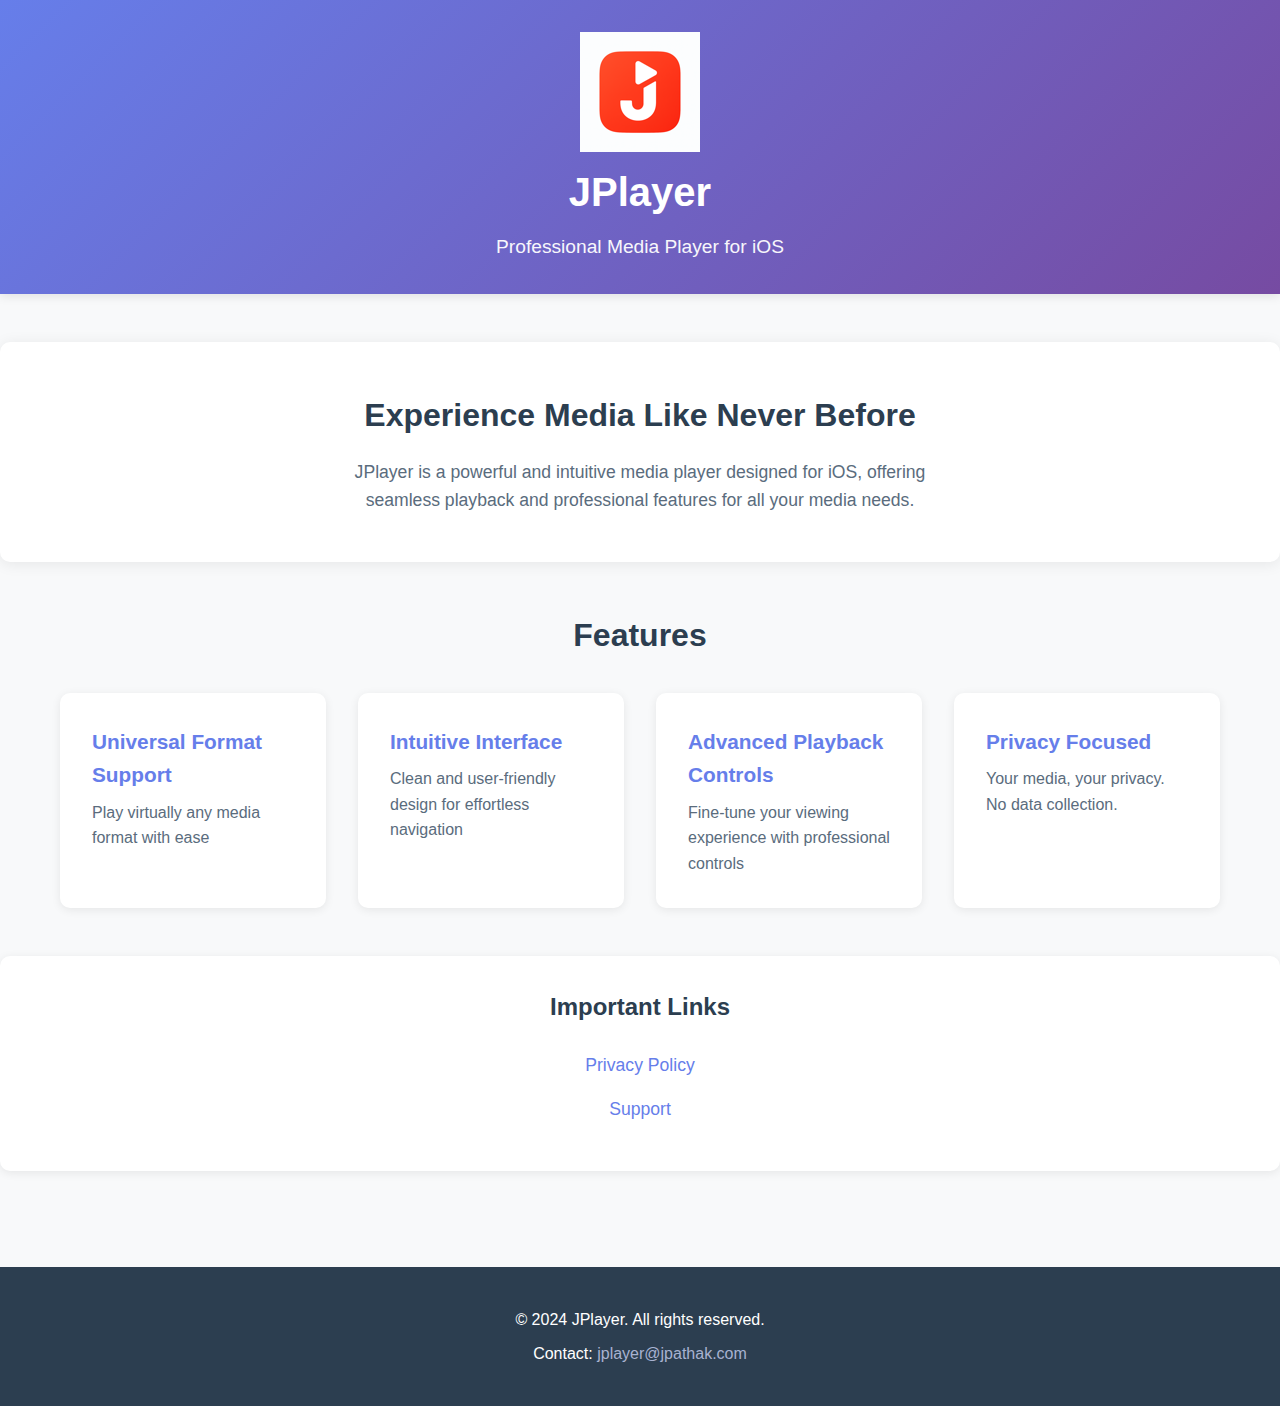
<file: index.html>
<!DOCTYPE html>
<html lang="en">
<head>
    <meta charset="UTF-8">
    <meta name="viewport" content="width=device-width, initial-scale=1.0">
    <title>JPlayer - Professional Media Player for iOS</title>
    
    <!-- Favicon -->
    <link rel="icon" type="image/png" href="assets/images/favicon.png">
    <link rel="icon" type="image/png" sizes="16x16" href="assets/images/favicon-16.png">
    <link rel="icon" type="image/png" sizes="32x32" href="assets/images/favicon-32.png">
    <link rel="apple-touch-icon" sizes="180x180" href="assets/images/icon-180.png">
    <link rel="apple-touch-icon" sizes="120x120" href="assets/images/icon-120.png">
    
    <!-- Open Graph / Social Media -->
    <meta property="og:title" content="JPlayer - Professional Media Player for iOS">
    <meta property="og:description" content="Experience media like never before with JPlayer's advanced features and intuitive interface">
    <meta property="og:image" content="assets/images/icon-1024.png">
    <meta property="og:type" content="website">
    
    <link rel="stylesheet" href="styles.css">
</head>
<body>
    <header>
        <div class="container">
            <div class="header-content">
                <img src="assets/images/icon-120.png" alt="JPlayer Logo" class="app-icon">
                <div>
                    <h1>JPlayer</h1>
                    <p class="tagline">Professional Media Player for iOS</p>
                </div>
            </div>
        </div>
    </header>

    <main>
        <section class="hero">
            <div class="container">
                <h2>Experience Media Like Never Before</h2>
                <p>JPlayer is a powerful and intuitive media player designed for iOS, offering seamless playback and professional features for all your media needs.</p>
            </div>
        </section>

        <section class="features">
            <div class="container">
                <h2>Features</h2>
                <div class="feature-grid">
                    <div class="feature">
                        <h3>Universal Format Support</h3>
                        <p>Play virtually any media format with ease</p>
                    </div>
                    <div class="feature">
                        <h3>Intuitive Interface</h3>
                        <p>Clean and user-friendly design for effortless navigation</p>
                    </div>
                    <div class="feature">
                        <h3>Advanced Playback Controls</h3>
                        <p>Fine-tune your viewing experience with professional controls</p>
                    </div>
                    <div class="feature">
                        <h3>Privacy Focused</h3>
                        <p>Your media, your privacy. No data collection.</p>
                    </div>
                </div>
            </div>
        </section>

        <section class="links">
            <div class="container">
                <h2>Important Links</h2>
                <ul>
                    <li><a href="privacy.html">Privacy Policy</a></li>
                    <li><a href="support.html">Support</a></li>
                </ul>
            </div>
        </section>
    </main>

    <footer>
        <div class="container">
            <p>&copy; 2024 JPlayer. All rights reserved.</p>
            <p>Contact: <a href="mailto:jplayer@jpathak.com">jplayer@jpathak.com</a></p>
        </div>
    </footer>
</body>
</html>
</file>
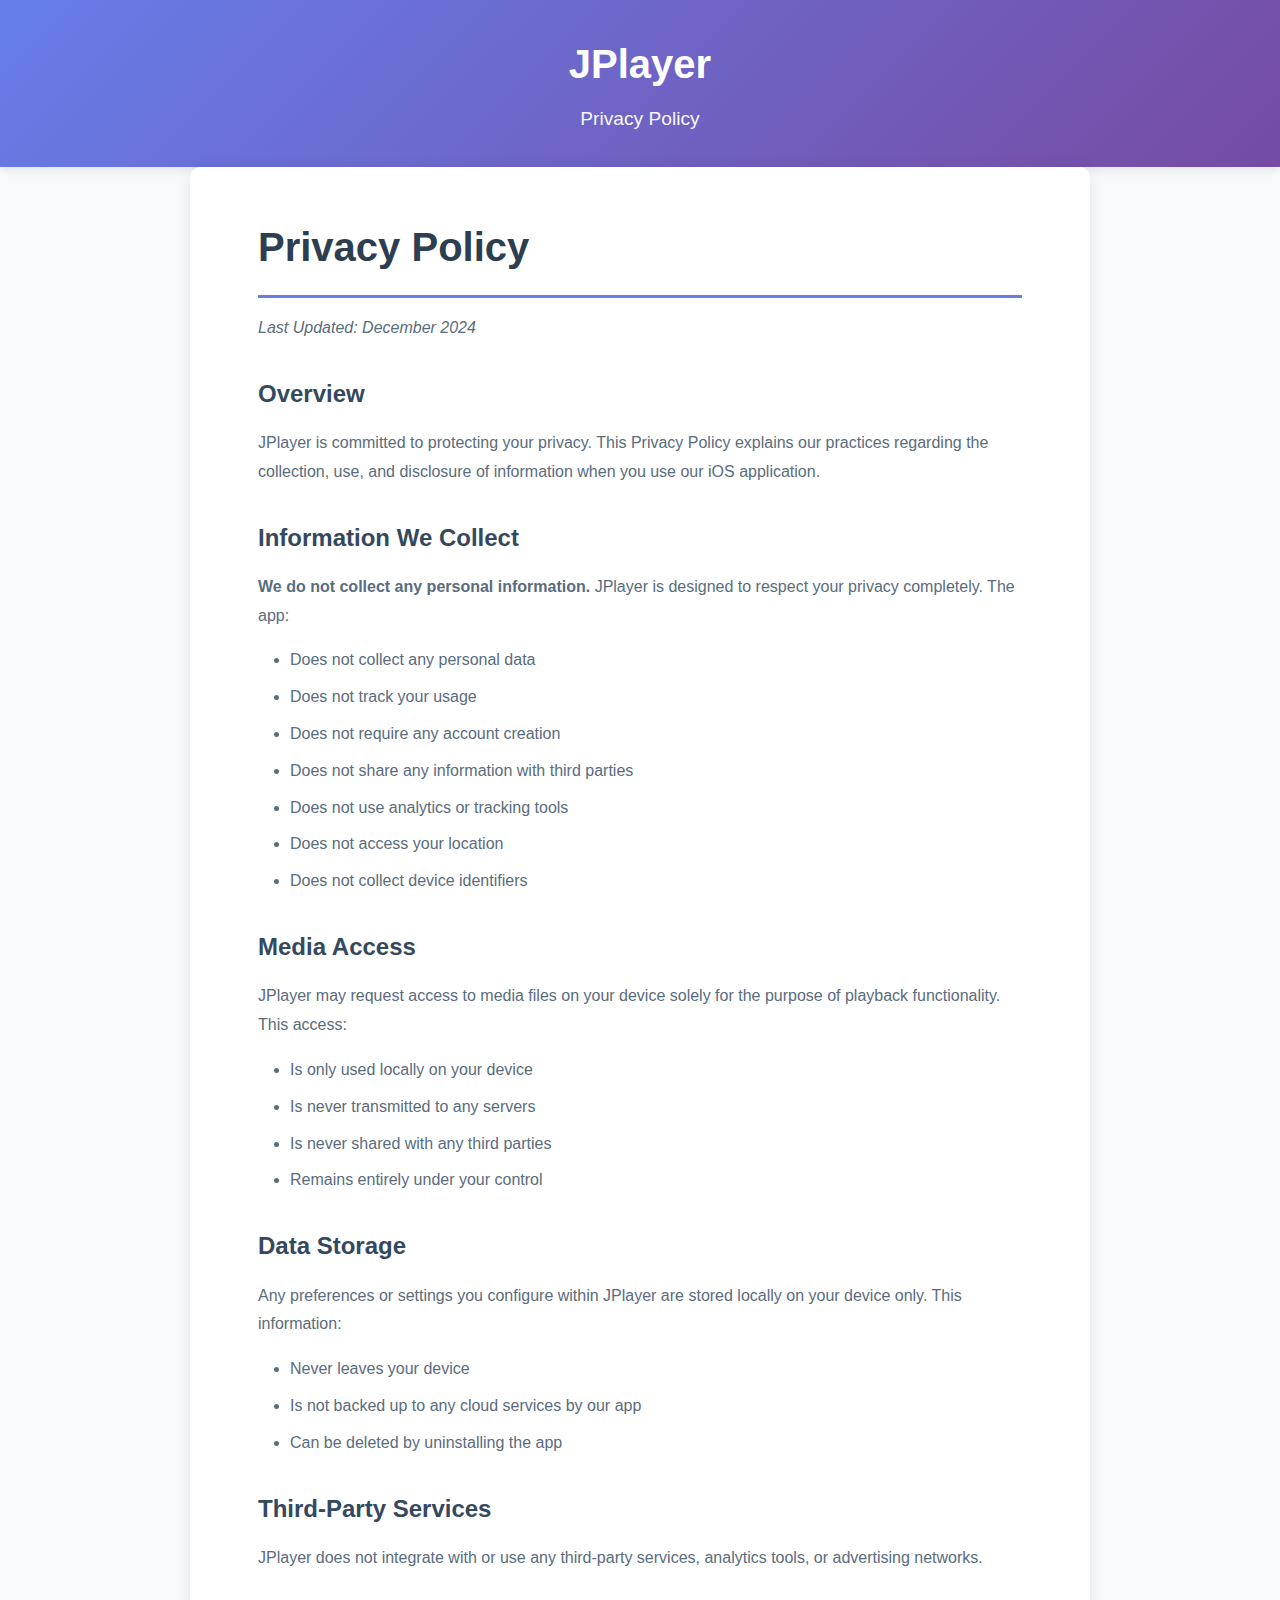
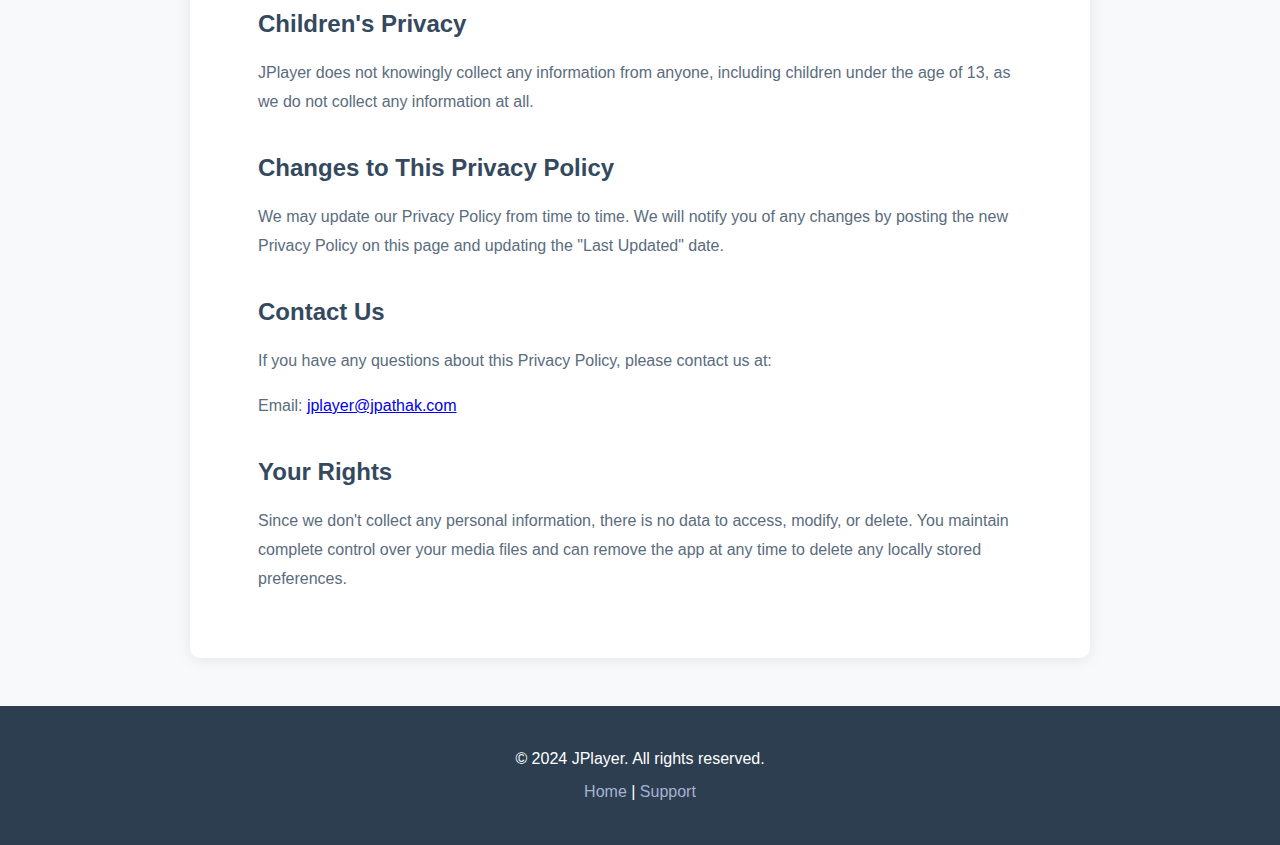
<file: privacy.html>
<!DOCTYPE html>
<html lang="en">
<head>
    <meta charset="UTF-8">
    <meta name="viewport" content="width=device-width, initial-scale=1.0">
    <title>Privacy Policy - JPlayer</title>
    <link rel="stylesheet" href="styles.css">
</head>
<body>
    <header>
        <div class="container">
            <h1><a href="index.html">JPlayer</a></h1>
            <p class="tagline">Privacy Policy</p>
        </div>
    </header>

    <main class="policy-content">
        <div class="container">
            <h2>Privacy Policy</h2>
            <p class="last-updated">Last Updated: December 2024</p>

            <section>
                <h3>Overview</h3>
                <p>JPlayer is committed to protecting your privacy. This Privacy Policy explains our practices regarding the collection, use, and disclosure of information when you use our iOS application.</p>
            </section>

            <section>
                <h3>Information We Collect</h3>
                <p><strong>We do not collect any personal information.</strong> JPlayer is designed to respect your privacy completely. The app:</p>
                <ul>
                    <li>Does not collect any personal data</li>
                    <li>Does not track your usage</li>
                    <li>Does not require any account creation</li>
                    <li>Does not share any information with third parties</li>
                    <li>Does not use analytics or tracking tools</li>
                    <li>Does not access your location</li>
                    <li>Does not collect device identifiers</li>
                </ul>
            </section>

            <section>
                <h3>Media Access</h3>
                <p>JPlayer may request access to media files on your device solely for the purpose of playback functionality. This access:</p>
                <ul>
                    <li>Is only used locally on your device</li>
                    <li>Is never transmitted to any servers</li>
                    <li>Is never shared with any third parties</li>
                    <li>Remains entirely under your control</li>
                </ul>
            </section>

            <section>
                <h3>Data Storage</h3>
                <p>Any preferences or settings you configure within JPlayer are stored locally on your device only. This information:</p>
                <ul>
                    <li>Never leaves your device</li>
                    <li>Is not backed up to any cloud services by our app</li>
                    <li>Can be deleted by uninstalling the app</li>
                </ul>
            </section>

            <section>
                <h3>Third-Party Services</h3>
                <p>JPlayer does not integrate with or use any third-party services, analytics tools, or advertising networks.</p>
            </section>

            <section>
                <h3>Children's Privacy</h3>
                <p>JPlayer does not knowingly collect any information from anyone, including children under the age of 13, as we do not collect any information at all.</p>
            </section>

            <section>
                <h3>Changes to This Privacy Policy</h3>
                <p>We may update our Privacy Policy from time to time. We will notify you of any changes by posting the new Privacy Policy on this page and updating the "Last Updated" date.</p>
            </section>

            <section>
                <h3>Contact Us</h3>
                <p>If you have any questions about this Privacy Policy, please contact us at:</p>
                <p>Email: <a href="mailto:jplayer@jpathak.com">jplayer@jpathak.com</a></p>
            </section>

            <section>
                <h3>Your Rights</h3>
                <p>Since we don't collect any personal information, there is no data to access, modify, or delete. You maintain complete control over your media files and can remove the app at any time to delete any locally stored preferences.</p>
            </section>
        </div>
    </main>

    <footer>
        <div class="container">
            <p>&copy; 2024 JPlayer. All rights reserved.</p>
            <p><a href="index.html">Home</a> | <a href="support.html">Support</a></p>
        </div>
    </footer>
</body>
</html>
</file>
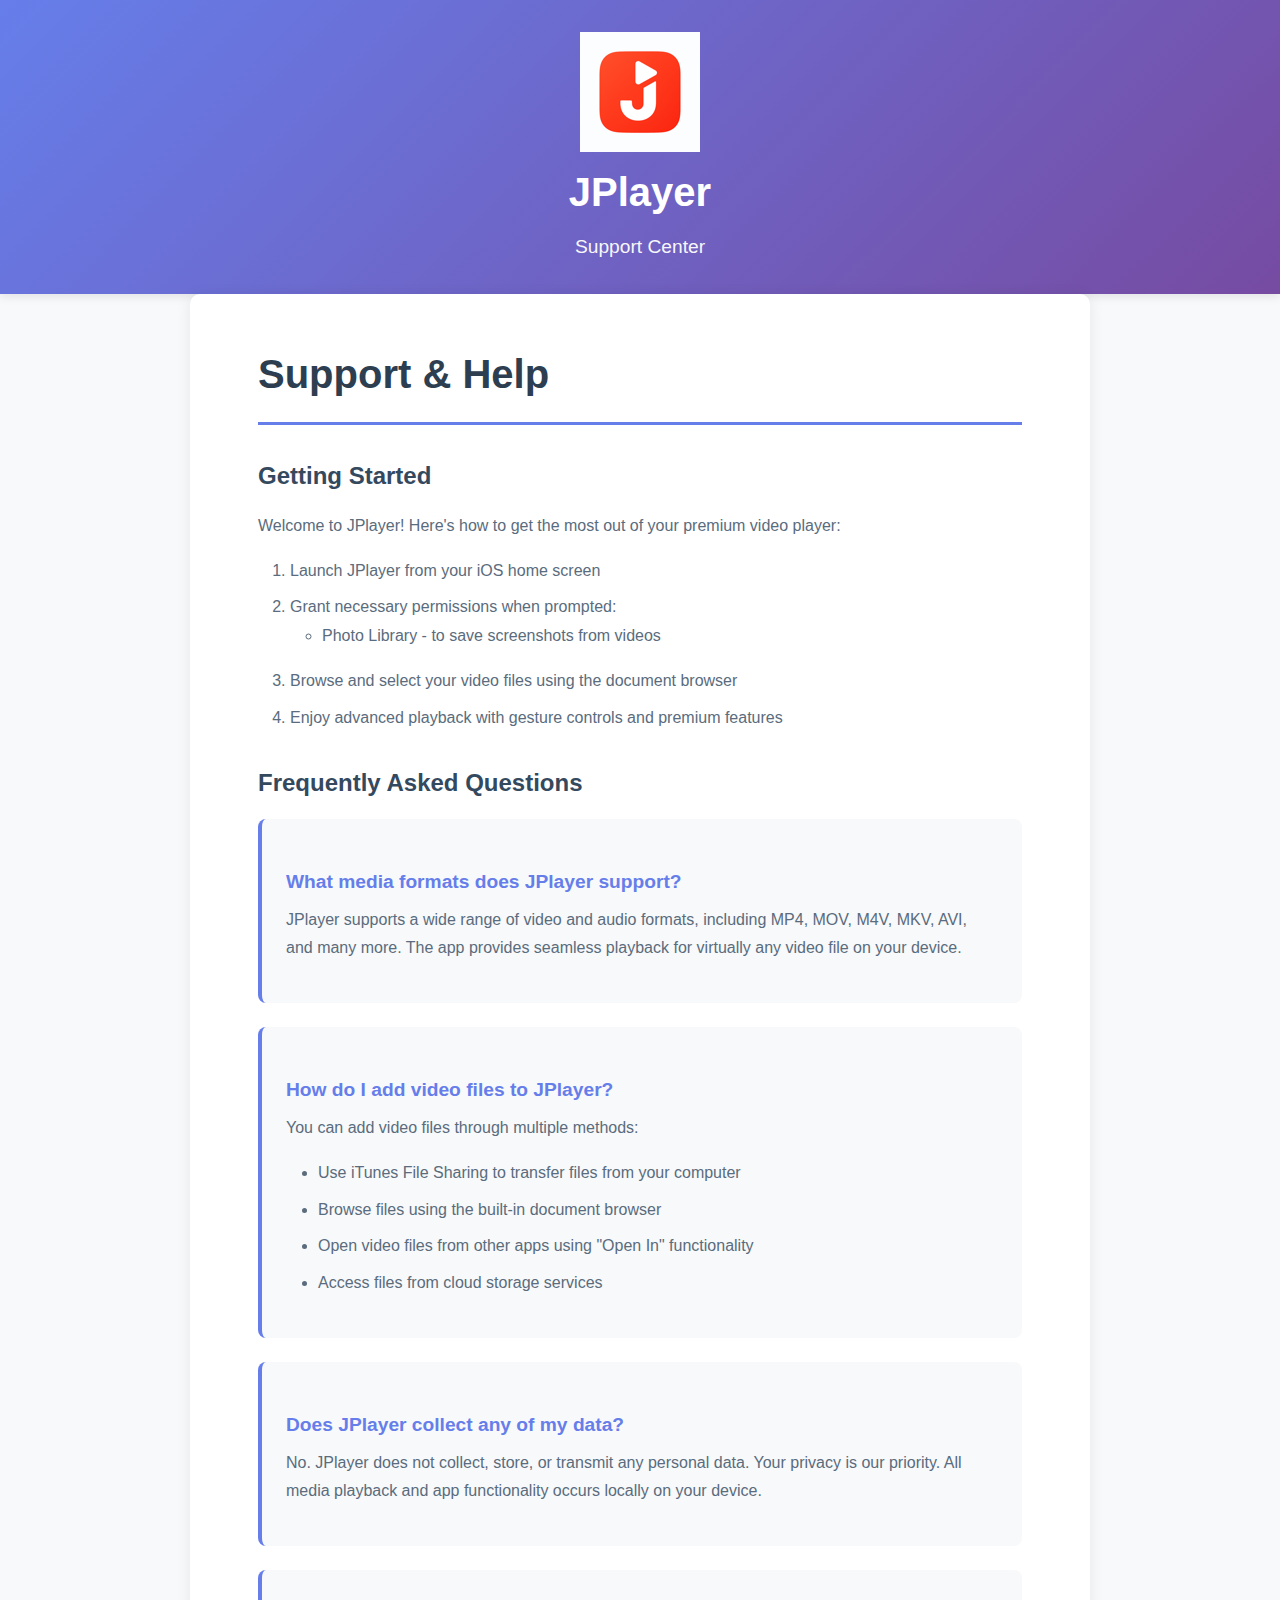
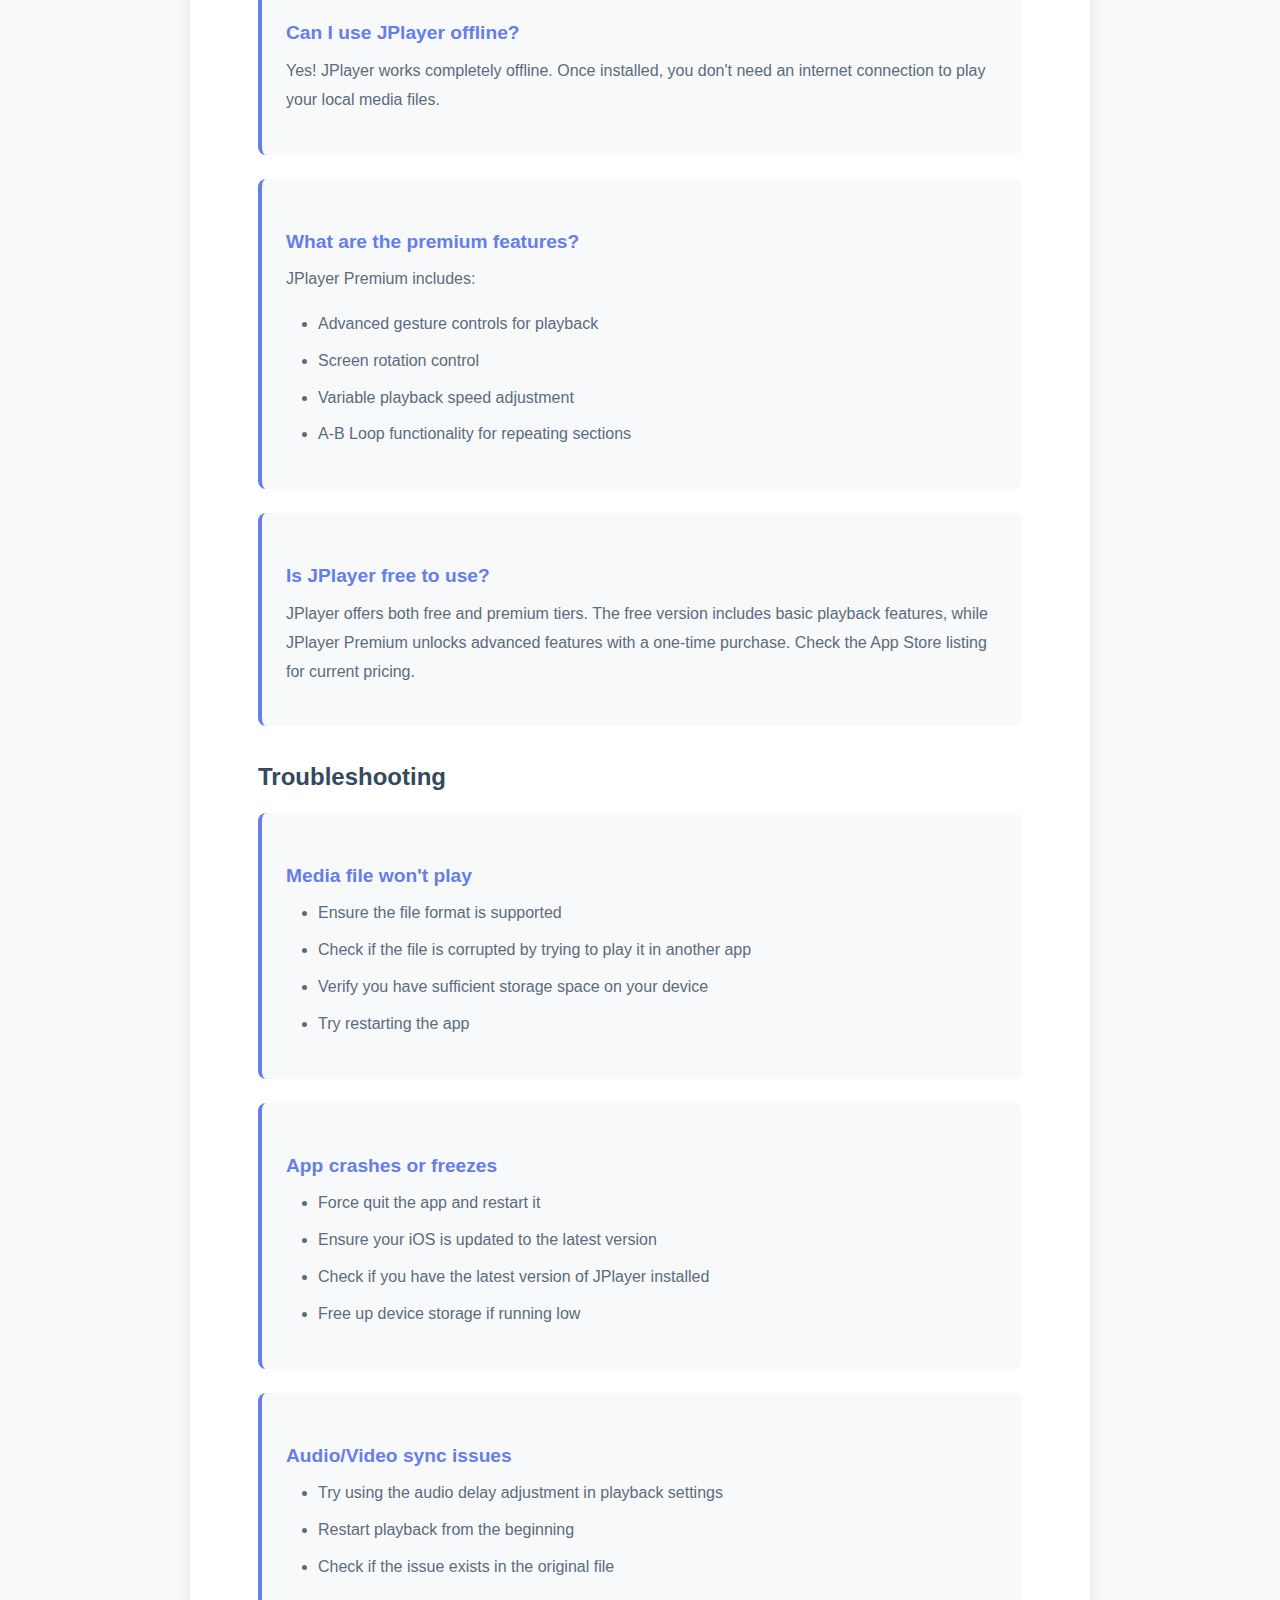
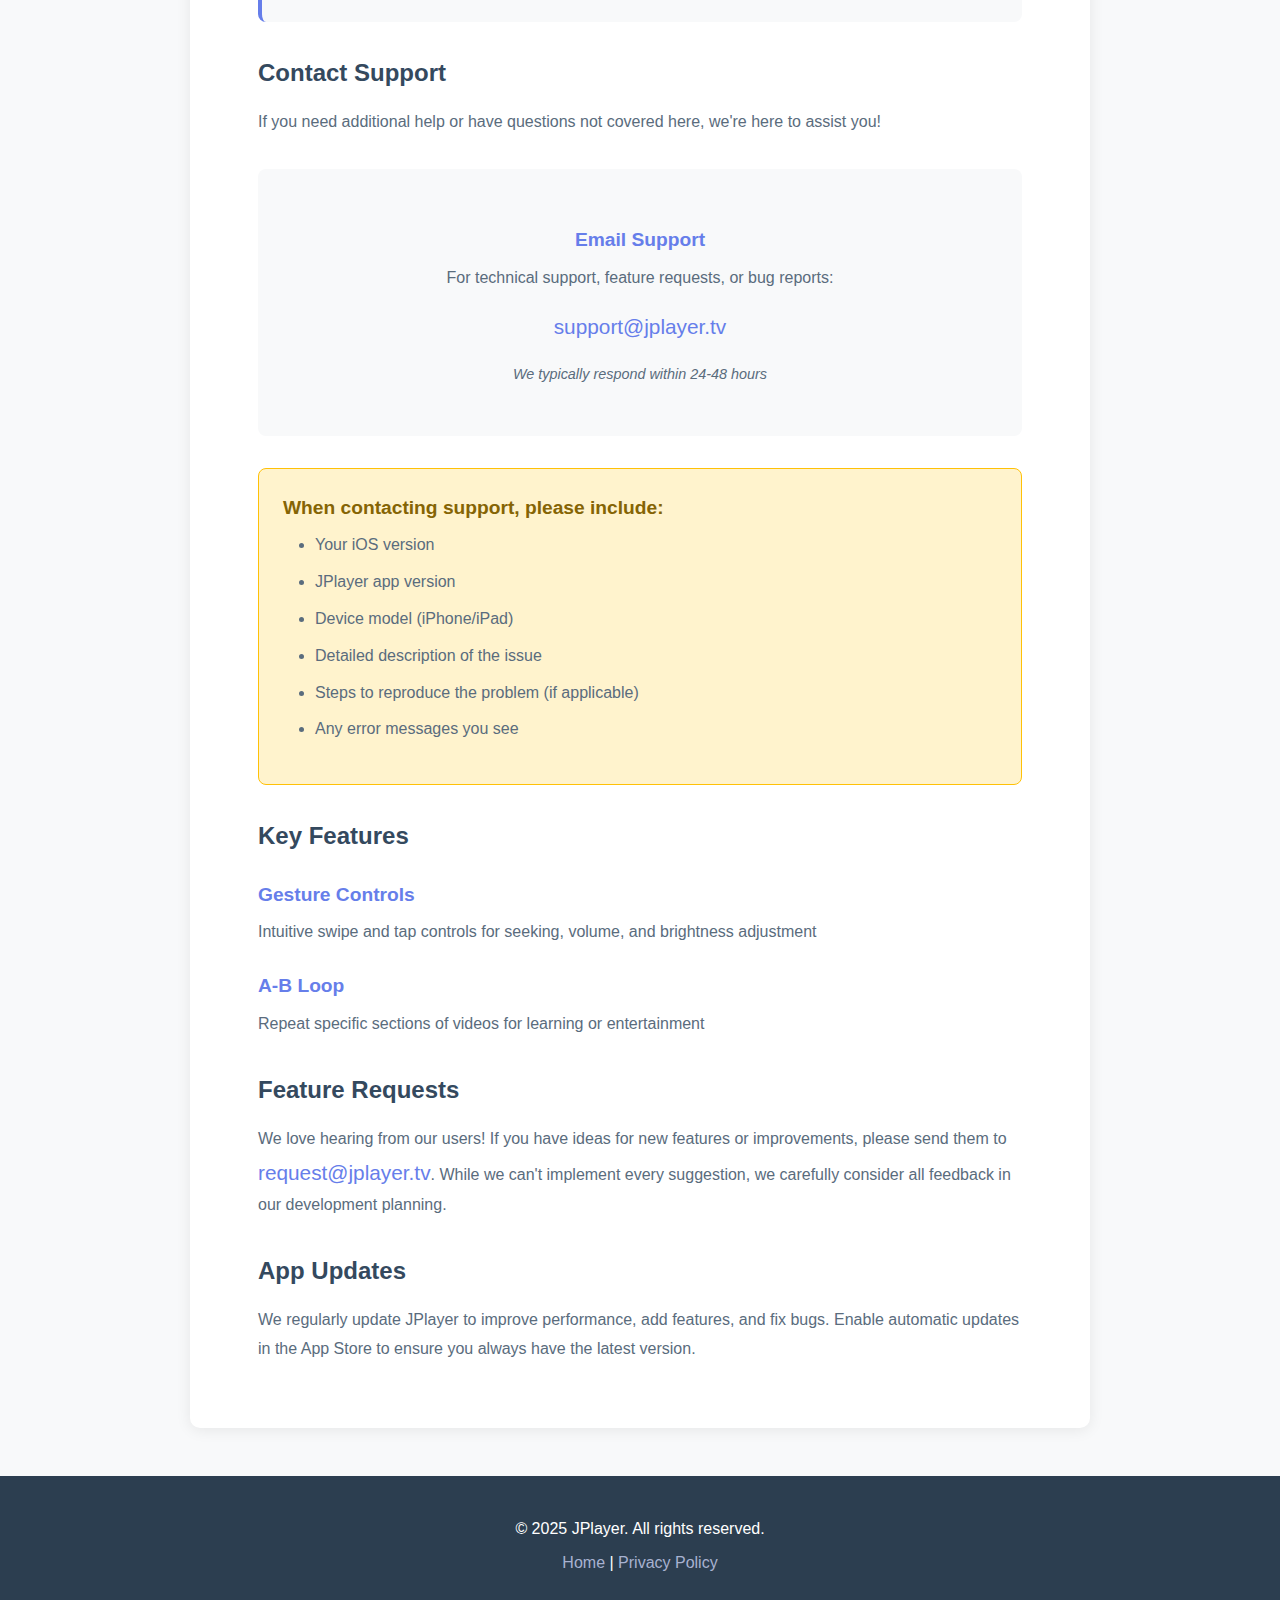
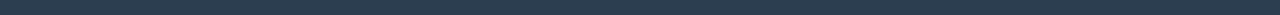
<file: support.html>
<!DOCTYPE html>
<html lang="en">
<head>
    <meta charset="UTF-8">
    <meta name="viewport" content="width=device-width, initial-scale=1.0">
    <title>Support - JPlayer</title>
    
    <!-- Favicon -->
    <link rel="icon" type="image/png" href="assets/images/favicon.png">
    <link rel="icon" type="image/png" sizes="16x16" href="assets/images/favicon-16.png">
    <link rel="icon" type="image/png" sizes="32x32" href="assets/images/favicon-32.png">
    <link rel="apple-touch-icon" sizes="180x180" href="assets/images/icon-180.png">
    <link rel="apple-touch-icon" sizes="120x120" href="assets/images/icon-120.png">
    
    <link rel="stylesheet" href="styles.css">
</head>
<body>
    <header>
        <div class="container">
            <div class="header-content">
                <img src="assets/images/icon-120.png" alt="JPlayer Logo" class="app-icon">
                <div>
                    <h1><a href="index.html">JPlayer</a></h1>
                    <p class="tagline">Support Center</p>
                </div>
            </div>
        </div>
    </header>

    <main class="support-content">
        <div class="container">
            <h2>Support & Help</h2>
            
            <section>
                <h3>Getting Started</h3>
                <p>Welcome to JPlayer! Here's how to get the most out of your premium video player:</p>
                <ol>
                    <li>Launch JPlayer from your iOS home screen</li>
                    <li>Grant necessary permissions when prompted:
                        <ul>
                            <li>Photo Library - to save screenshots from videos</li>
                        </ul>
                    </li>
                    <li>Browse and select your video files using the document browser</li>
                    <li>Enjoy advanced playback with gesture controls and premium features</li>
                </ol>
            </section>

            <section>
                <h3>Frequently Asked Questions</h3>
                
                <div class="faq-item">
                    <h4>What media formats does JPlayer support?</h4>
                    <p>JPlayer supports a wide range of video and audio formats, including MP4, MOV, M4V, MKV, AVI, and many more. The app provides seamless playback for virtually any video file on your device.</p>
                </div>

                <div class="faq-item">
                    <h4>How do I add video files to JPlayer?</h4>
                    <p>You can add video files through multiple methods:</p>
                    <ul>
                        <li>Use iTunes File Sharing to transfer files from your computer</li>
                        <li>Browse files using the built-in document browser</li>
                        <li>Open video files from other apps using "Open In" functionality</li>
                        <li>Access files from cloud storage services</li>
                    </ul>
                </div>

                <div class="faq-item">
                    <h4>Does JPlayer collect any of my data?</h4>
                    <p>No. JPlayer does not collect, store, or transmit any personal data. Your privacy is our priority. All media playback and app functionality occurs locally on your device.</p>
                </div>

                <div class="faq-item">
                    <h4>Can I use JPlayer offline?</h4>
                    <p>Yes! JPlayer works completely offline. Once installed, you don't need an internet connection to play your local media files.</p>
                </div>

                <div class="faq-item">
                    <h4>What are the premium features?</h4>
                    <p>JPlayer Premium includes:</p>
                    <ul>
                        <li>Advanced gesture controls for playback</li>
                        <li>Screen rotation control</li>
                        <li>Variable playback speed adjustment</li>
                        <li>A-B Loop functionality for repeating sections</li>
                    </ul>
                </div>

                <div class="faq-item">
                    <h4>Is JPlayer free to use?</h4>
                    <p>JPlayer offers both free and premium tiers. The free version includes basic playback features, while JPlayer Premium unlocks advanced features with a one-time purchase. Check the App Store listing for current pricing.</p>
                </div>
            </section>

            <section>
                <h3>Troubleshooting</h3>
                
                <div class="troubleshooting-item">
                    <h4>Media file won't play</h4>
                    <ul>
                        <li>Ensure the file format is supported</li>
                        <li>Check if the file is corrupted by trying to play it in another app</li>
                        <li>Verify you have sufficient storage space on your device</li>
                        <li>Try restarting the app</li>
                    </ul>
                </div>

                <div class="troubleshooting-item">
                    <h4>App crashes or freezes</h4>
                    <ul>
                        <li>Force quit the app and restart it</li>
                        <li>Ensure your iOS is updated to the latest version</li>
                        <li>Check if you have the latest version of JPlayer installed</li>
                        <li>Free up device storage if running low</li>
                    </ul>
                </div>

                <div class="troubleshooting-item">
                    <h4>Audio/Video sync issues</h4>
                    <ul>
                        <li>Try using the audio delay adjustment in playback settings</li>
                        <li>Restart playback from the beginning</li>
                        <li>Check if the issue exists in the original file</li>
                    </ul>
                </div>
            </section>

            <section>
                <h3>Contact Support</h3>
                <p>If you need additional help or have questions not covered here, we're here to assist you!</p>
                
                <div class="contact-methods">
                    <div class="contact-item">
                        <h4>Email Support</h4>
                        <p>For technical support, feature requests, or bug reports:</p>
                        <p><a href="mailto:support@jplayer.tv" class="email-link">support@jplayer.tv</a></p>
                        <p class="response-time">We typically respond within 24-48 hours</p>
                    </div>
                </div>

                <div class="support-tips">
                    <h4>When contacting support, please include:</h4>
                    <ul>
                        <li>Your iOS version</li>
                        <li>JPlayer app version</li>
                        <li>Device model (iPhone/iPad)</li>
                        <li>Detailed description of the issue</li>
                        <li>Steps to reproduce the problem (if applicable)</li>
                        <li>Any error messages you see</li>
                    </ul>
                </div>
            </section>

            <section>
                <h3>Key Features</h3>
                <div class="features-grid">
                    <div class="feature-item">
                        <h4>Gesture Controls</h4>
                        <p>Intuitive swipe and tap controls for seeking, volume, and brightness adjustment</p>
                    </div>
                    <div class="feature-item">
                        <h4>A-B Loop</h4>
                        <p>Repeat specific sections of videos for learning or entertainment</p>
                    </div>
                </div>
            </section>

            <section>
                <h3>Feature Requests</h3>
                <p>We love hearing from our users! If you have ideas for new features or improvements, please send them to <a href="mailto:request@jplayer.tv" class="email-link">request@jplayer.tv</a>. While we can't implement every suggestion, we carefully consider all feedback in our development planning.</p>
            </section>

            <section>
                <h3>App Updates</h3>
                <p>We regularly update JPlayer to improve performance, add features, and fix bugs. Enable automatic updates in the App Store to ensure you always have the latest version.</p>
            </section>
        </div>
    </main>

    <footer>
        <div class="container">
            <p>&copy; 2025 JPlayer. All rights reserved.</p>
            <p><a href="index.html">Home</a> | <a href="privacy.html">Privacy Policy</a></p>
        </div>
    </footer>
</body>
</html>
</file>
<file: styles.css>
* {
    margin: 0;
    padding: 0;
    box-sizing: border-box;
}

body {
    font-family: -apple-system, BlinkMacSystemFont, 'Segoe UI', Roboto, 'Helvetica Neue', Arial, sans-serif;
    line-height: 1.6;
    color: #333;
    background-color: #f8f9fa;
}

.container {
    max-width: 1200px;
    margin: 0 auto;
    padding: 0 20px;
}

header {
    background: linear-gradient(135deg, #667eea 0%, #764ba2 100%);
    color: white;
    padding: 2rem 0;
    text-align: center;
    box-shadow: 0 2px 10px rgba(0,0,0,0.1);
}

header h1 {
    font-size: 2.5rem;
    margin-bottom: 0.5rem;
    font-weight: 700;
}

header h1 a {
    color: white;
    text-decoration: none;
}

header h1 a:hover {
    opacity: 0.9;
}

.tagline {
    font-size: 1.2rem;
    opacity: 0.95;
    font-weight: 300;
}

main {
    padding: 3rem 0;
    min-height: calc(100vh - 200px);
}

.hero {
    text-align: center;
    padding: 3rem 0;
    background: white;
    border-radius: 10px;
    margin-bottom: 3rem;
    box-shadow: 0 2px 15px rgba(0,0,0,0.08);
}

.hero h2 {
    font-size: 2rem;
    margin-bottom: 1rem;
    color: #2c3e50;
}

.hero p {
    font-size: 1.1rem;
    color: #5a6c7d;
    max-width: 600px;
    margin: 0 auto;
}

.features {
    margin-bottom: 3rem;
}

.features h2 {
    text-align: center;
    font-size: 2rem;
    margin-bottom: 2rem;
    color: #2c3e50;
}

.feature-grid {
    display: grid;
    grid-template-columns: repeat(auto-fit, minmax(250px, 1fr));
    gap: 2rem;
}

.feature {
    background: white;
    padding: 2rem;
    border-radius: 10px;
    box-shadow: 0 2px 10px rgba(0,0,0,0.08);
    transition: transform 0.3s ease, box-shadow 0.3s ease;
}

.feature:hover {
    transform: translateY(-5px);
    box-shadow: 0 5px 20px rgba(0,0,0,0.12);
}

.feature h3 {
    color: #667eea;
    margin-bottom: 0.5rem;
    font-size: 1.3rem;
}

.feature p {
    color: #5a6c7d;
}

.links {
    text-align: center;
    background: white;
    padding: 2rem;
    border-radius: 10px;
    box-shadow: 0 2px 10px rgba(0,0,0,0.08);
}

.links h2 {
    color: #2c3e50;
    margin-bottom: 1.5rem;
}

.links ul {
    list-style: none;
}

.links li {
    margin: 1rem 0;
}

.links a {
    color: #667eea;
    text-decoration: none;
    font-size: 1.1rem;
    transition: color 0.3s ease;
}

.links a:hover {
    color: #764ba2;
    text-decoration: underline;
}

.policy-content, .support-content {
    background: white;
    padding: 3rem;
    border-radius: 10px;
    box-shadow: 0 2px 15px rgba(0,0,0,0.08);
    max-width: 900px;
    margin: 0 auto;
}

.policy-content h2, .support-content h2 {
    color: #2c3e50;
    margin-bottom: 1rem;
    font-size: 2.5rem;
    border-bottom: 3px solid #667eea;
    padding-bottom: 1rem;
}

.policy-content h3, .support-content h3 {
    color: #34495e;
    margin-top: 2rem;
    margin-bottom: 1rem;
    font-size: 1.5rem;
}

.policy-content h4, .support-content h4 {
    color: #667eea;
    margin-top: 1.5rem;
    margin-bottom: 0.5rem;
    font-size: 1.2rem;
}

.policy-content p, .support-content p {
    margin-bottom: 1rem;
    color: #5a6c7d;
    line-height: 1.8;
}

.policy-content ul, .support-content ul,
.policy-content ol, .support-content ol {
    margin-left: 2rem;
    margin-bottom: 1rem;
    color: #5a6c7d;
}

.policy-content li, .support-content li {
    margin-bottom: 0.5rem;
    line-height: 1.8;
}

.last-updated {
    color: #7f8c8d;
    font-style: italic;
    margin-bottom: 2rem;
}

.faq-item, .troubleshooting-item {
    background: #f8f9fa;
    padding: 1.5rem;
    border-radius: 8px;
    margin-bottom: 1.5rem;
    border-left: 4px solid #667eea;
}

.contact-methods {
    margin: 2rem 0;
}

.contact-item {
    background: #f8f9fa;
    padding: 2rem;
    border-radius: 8px;
    text-align: center;
}

.email-link {
    font-size: 1.3rem;
    color: #667eea;
    text-decoration: none;
    font-weight: 500;
}

.email-link:hover {
    color: #764ba2;
    text-decoration: underline;
}

.response-time {
    color: #7f8c8d;
    font-size: 0.9rem;
    margin-top: 0.5rem;
    font-style: italic;
}

.support-tips {
    background: #fff3cd;
    border: 1px solid #ffc107;
    border-radius: 8px;
    padding: 1.5rem;
    margin-top: 2rem;
}

.support-tips h4 {
    color: #856404;
    margin-top: 0;
}

footer {
    background: #2c3e50;
    color: white;
    text-align: center;
    padding: 2rem 0;
    margin-top: 3rem;
}

footer p {
    margin: 0.5rem 0;
}

footer a {
    color: #a8b2d1;
    text-decoration: none;
}

footer a:hover {
    color: white;
    text-decoration: underline;
}

@media (max-width: 768px) {
    header h1 {
        font-size: 2rem;
    }
    
    .tagline {
        font-size: 1rem;
    }
    
    .hero h2 {
        font-size: 1.5rem;
    }
    
    .hero p {
        font-size: 1rem;
    }
    
    .feature-grid {
        grid-template-columns: 1fr;
    }
    
    .policy-content, .support-content {
        padding: 1.5rem;
    }
    
    .policy-content h2, .support-content h2 {
        font-size: 2rem;
    }
}
</file>
